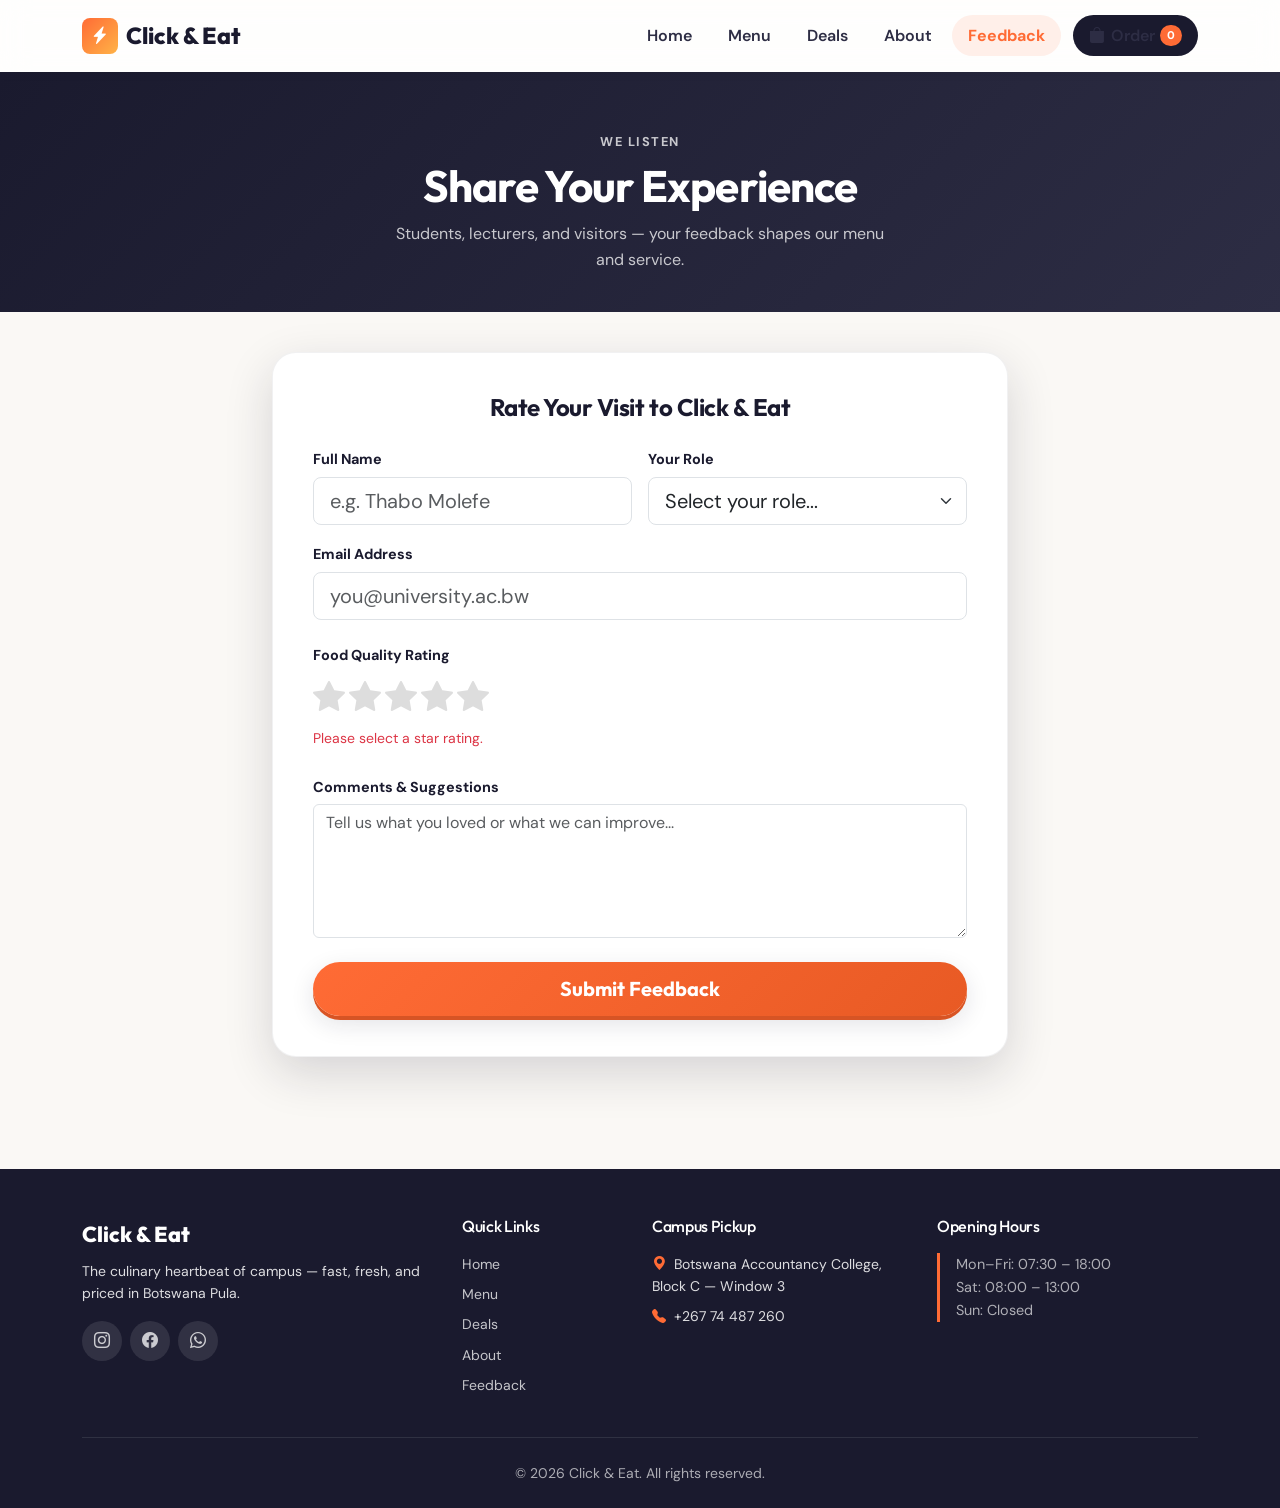
<file: feedback.html>
<!DOCTYPE html>
<html lang="en">
<head>
  <meta charset="UTF-8">
  <meta name="viewport" content="width=device-width, initial-scale=1.0">
  <meta name="description" content="Share your Click & Eat experience — feedback form for students, lecturers, and campus visitors.">
  <title>Click & Eat | Feedback</title>
  <link rel="preconnect" href="https://fonts.googleapis.com">
  <link rel="preconnect" href="https://fonts.gstatic.com" crossorigin>
  <link href="https://fonts.googleapis.com/css2?family=DM+Sans:ital,opsz,wght@0,9..40,400;0,9..40,600;0,9..40,700&family=Outfit:wght@600;700;800&display=swap" rel="stylesheet">
  <link href="https://cdn.jsdelivr.net/npm/bootstrap@5.3.3/dist/css/bootstrap.min.css" rel="stylesheet" crossorigin="anonymous">
  <link rel="stylesheet" href="https://cdn.jsdelivr.net/npm/bootstrap-icons@1.11.3/font/bootstrap-icons.min.css">
  <link rel="stylesheet" href="style.css">
</head>
<body>
  <nav class="navbar navbar-expand-lg navbar-light navbar-click-eat sticky-top" aria-label="Main navigation">
    <div class="container">
      <a class="navbar-brand navbar-brand-click" href="index.html">
        <span class="brand-icon" aria-hidden="true"><i class="bi bi-lightning-charge-fill"></i></span>
        Click &amp; Eat
      </a>
      <button class="navbar-toggler" type="button" data-bs-toggle="collapse" data-bs-target="#mainNav" aria-controls="mainNav" aria-expanded="false" aria-label="Toggle navigation">
        <span class="navbar-toggler-icon"></span>
      </button>
      <div class="collapse navbar-collapse" id="mainNav">
        <ul class="navbar-nav ms-auto align-items-lg-center gap-lg-1">
          <li class="nav-item"><a class="nav-link" href="index.html" data-page="index.html">Home</a></li>
          <li class="nav-item"><a class="nav-link" href="menu.html" data-page="menu.html">Menu</a></li>
          <li class="nav-item"><a class="nav-link" href="deals.html" data-page="deals.html">Deals</a></li>
          <li class="nav-item"><a class="nav-link" href="about.html" data-page="about.html">About</a></li>
          <li class="nav-item"><a class="nav-link" href="feedback.html" data-page="feedback.html">Feedback</a></li>
          <li class="nav-item ms-lg-2">
            <a class="nav-link cart-nav-link" href="menu.html" aria-label="View order cart">
              <i class="bi bi-bag-fill" aria-hidden="true"></i>
              <span>Order</span>
              <span class="cart-badge-count" id="navCartBadge">0</span>
            </a>
          </li>
        </ul>
      </div>
    </div>
  </nav>

  <header class="page-header">
    <div class="container text-center">
      <span class="section-label text-white opacity-75">We Listen</span>
      <h1 class="display-font mb-2">Share Your Experience</h1>
      <p class="mb-0 opacity-75 mx-auto header-lead">Students, lecturers, and visitors — your feedback shapes our menu and service.</p>
    </div>
  </header>

  <main class="pb-5">
    <div class="container">
      <div class="row justify-content-center">
        <div class="col-lg-8">
          <div class="feedback-form-card">
            <form id="feedbackForm" class="needs-validation" novalidate aria-labelledby="formTitle">
              <h2 id="formTitle" class="h4 display-font mb-4 text-center">Rate Your Visit to Click &amp; Eat</h2>

              <div class="row g-3 mb-3">
                <div class="col-md-6">
                  <label for="fullName" class="form-label form-label-custom">Full Name</label>
                  <input type="text" class="form-control form-control-lg" id="fullName" name="fullName" placeholder="e.g. Thabo Molefe" required autocomplete="name">
                  <div class="invalid-feedback">Please enter your full name.</div>
                </div>
                <div class="col-md-6">
                  <label for="role" class="form-label form-label-custom">Your Role</label>
                  <select class="form-select form-select-lg" id="role" name="role" required>
                    <option value="">Select your role...</option>
                    <option value="student">Student</option>
                    <option value="lecturer">Lecturer</option>
                    <option value="visitor">Visitor</option>
                  </select>
                  <div class="invalid-feedback">Please select your role.</div>
                </div>
              </div>

              <div class="mb-4">
                <label for="email" class="form-label form-label-custom">Email Address</label>
                <input type="email" class="form-control form-control-lg" id="email" name="email" placeholder="you@university.ac.bw" required autocomplete="email">
                <div class="invalid-feedback">Please enter a valid email address.</div>
              </div>

              <fieldset class="mb-4" id="ratingGroup">
                <legend class="form-label form-label-custom">Food Quality Rating</legend>
                <div class="star-rating" role="group" aria-label="Food quality star rating">
                  <input type="radio" name="foodRating" id="star5" value="5" required>
                  <label for="star5" title="5 stars"><i class="bi bi-star-fill"></i></label>
                  <input type="radio" name="foodRating" id="star4" value="4">
                  <label for="star4" title="4 stars"><i class="bi bi-star-fill"></i></label>
                  <input type="radio" name="foodRating" id="star3" value="3">
                  <label for="star3" title="3 stars"><i class="bi bi-star-fill"></i></label>
                  <input type="radio" name="foodRating" id="star2" value="2">
                  <label for="star2" title="2 stars"><i class="bi bi-star-fill"></i></label>
                  <input type="radio" name="foodRating" id="star1" value="1">
                  <label for="star1" title="1 star"><i class="bi bi-star-fill"></i></label>
                </div>
                <div class="invalid-feedback d-block">Please select a star rating.</div>
              </fieldset>

              <div class="mb-4">
                <label for="comments" class="form-label form-label-custom">Comments &amp; Suggestions</label>
                <textarea class="form-control" id="comments" name="comments" rows="5" placeholder="Tell us what you loved or what we can improve..." required></textarea>
                <div class="invalid-feedback">Please share your comments or suggestions.</div>
              </div>

              <button type="submit" class="btn btn-click-primary btn-lg w-100">Submit Feedback</button>
            </form>
          </div>
        </div>
      </div>
    </div>
  </main>

  <!-- Success Modal -->
  <div class="modal fade modal-success" id="feedbackSuccessModal" tabindex="-1" aria-labelledby="successModalTitle" aria-hidden="true">
    <div class="modal-dialog modal-dialog-centered">
      <div class="modal-content">
        <div class="modal-header">
          <h2 class="modal-title h5" id="successModalTitle">Thank You!</h2>
          <button type="button" class="btn-close btn-close-white" data-bs-dismiss="modal" aria-label="Close"></button>
        </div>
        <div class="modal-body text-center py-4">
          <div class="success-icon"><i class="bi bi-check-lg"></i></div>
          <p class="mb-1">Your feedback has been received, <strong id="modalUserName">friend</strong>!</p>
          <p class="text-muted small mb-0">We read every response and use it to improve Click &amp; Eat for the whole campus community.</p>
        </div>
        <div class="modal-footer border-0 justify-content-center pb-4">
          <button type="button" class="btn btn-click-primary" data-bs-dismiss="modal">Close</button>
        </div>
      </div>
    </div>
  </div>

  <footer class="site-footer" role="contentinfo">
    <div class="container">
      <div class="row g-4">
        <div class="col-lg-4">
          <p class="footer-brand mb-2">Click &amp; Eat</p>
          <p class="small mb-3">The culinary heartbeat of campus — fast, fresh, and priced in Botswana Pula.</p>
          <div class="d-flex gap-2">
            <a href="#" class="social-link" aria-label="Instagram"><i class="bi bi-instagram"></i></a>
            <a href="#" class="social-link" aria-label="Facebook"><i class="bi bi-facebook"></i></a>
            <a href="#" class="social-link" aria-label="WhatsApp"><i class="bi bi-whatsapp"></i></a>
          </div>
        </div>
        <div class="col-6 col-lg-2">
          <h4 class="h6 text-white mb-3">Quick Links</h4>
          <ul class="list-unstyled small">
            <li class="mb-2"><a href="index.html">Home</a></li>
            <li class="mb-2"><a href="menu.html">Menu</a></li>
            <li class="mb-2"><a href="deals.html">Deals</a></li>
            <li class="mb-2"><a href="about.html">About</a></li>
            <li><a href="feedback.html">Feedback</a></li>
          </ul>
        </div>
        <div class="col-6 col-lg-3">
          <h4 class="h6 text-white mb-3">Campus Pickup</h4>
          <p class="small mb-0"><i class="bi bi-geo-alt-fill me-1 text-accent"></i> Botswana Accountancy College, Block C — Window 3</p>
          <p class="small mt-2"><i class="bi bi-telephone-fill me-1 text-accent"></i> +267 74 487 260</p>
        </div>
        <div class="col-lg-3">
          <h4 class="h6 text-white mb-3">Opening Hours</h4>
          <p class="footer-hours mb-0">Mon–Fri: 07:30 – 18:00<br>Sat: 08:00 – 13:00<br>Sun: Closed</p>
        </div>
      </div>
      <hr class="border-secondary my-4 opacity-25">
      <p class="small text-center mb-0 opacity-75">&copy; 2026 Click &amp; Eat. All rights reserved.</p>
    </div>
  </footer>

  <script src="https://cdn.jsdelivr.net/npm/bootstrap@5.3.3/dist/js/bootstrap.bundle.min.js" crossorigin="anonymous"></script>
  <script src="script.js"></script>
</body>
</html>
</file>
<file: style.css>
/* ==========================================================================
   Click & Eat — Custom Stylesheet
   Campus restaurant menu · Botswana Pula (BWP)
   ========================================================================== */

/* --------------------------------------------------------------------------
   CSS Custom Properties
   -------------------------------------------------------------------------- */
:root {
  --color-charcoal: #1a1a2e;
  --color-charcoal-soft: #2d2d44;
  --color-accent: #ff6b35;
  --color-accent-dark: #e85a24;
  --color-amber: #ffb347;
  --color-cream: #faf8f5;
  --color-white: #ffffff;
  --color-muted: #6c757d;
  --color-success: #2a9d8f;
  --color-danger: #e63946;

  --font-display: "Outfit", "Segoe UI", system-ui, sans-serif;
  --font-body: "DM Sans", "Segoe UI", system-ui, sans-serif;

  --shadow-sm: 0 2px 8px rgba(26, 26, 46, 0.08);
  --shadow-md: 0 8px 24px rgba(26, 26, 46, 0.12);
  --shadow-lg: 0 16px 48px rgba(26, 26, 46, 0.16);
  --shadow-glow: 0 4px 20px rgba(255, 107, 53, 0.35);

  --radius-sm: 0.5rem;
  --radius-md: 1rem;
  --radius-lg: 1.5rem;
  --radius-pill: 50rem;

  --transition-fast: 0.2s ease;
  --transition-smooth: 0.35s cubic-bezier(0.4, 0, 0.2, 1);

  --navbar-height: 72px;
  --glass-bg: rgba(255, 255, 255, 0.82);
  --glass-border: rgba(255, 255, 255, 0.4);
}

/* --------------------------------------------------------------------------
   Base & Typography
   -------------------------------------------------------------------------- */
*,
*::before,
*::after {
  box-sizing: border-box;
}

html {
  scroll-behavior: smooth;
}

body {
  font-family: var(--font-body);
  color: var(--color-charcoal);
  background-color: var(--color-cream);
  line-height: 1.6;
  overflow-x: hidden;
}

h1,
h2,
h3,
h4,
h5,
h6,
.display-font {
  font-family: var(--font-display);
  font-weight: 700;
  letter-spacing: -0.02em;
}

a {
  color: var(--color-accent);
  text-decoration: none;
  transition: color var(--transition-fast);
}

a:hover {
  color: var(--color-accent-dark);
}

img {
  max-width: 100%;
  height: auto;
  display: block;
}

/* Offset for sticky navbar anchor links */
section[id] {
  scroll-margin-top: calc(var(--navbar-height) + 1rem);
}

/* --------------------------------------------------------------------------
   Navbar — Sticky, translucent, blur
   -------------------------------------------------------------------------- */
.navbar-click-eat {
  background: var(--glass-bg);
  backdrop-filter: blur(14px);
  -webkit-backdrop-filter: blur(14px);
  border-bottom: 1px solid var(--glass-border);
  box-shadow: var(--shadow-sm);
  padding: 0.65rem 0;
  min-height: var(--navbar-height);
  transition: box-shadow var(--transition-smooth);
}

/* Visible hamburger + solid mobile menu panel */
.navbar-click-eat .navbar-toggler {
  border: 1px solid rgba(26, 26, 46, 0.15);
  padding: 0.4rem 0.55rem;
}

.navbar-click-eat .navbar-toggler:focus {
  box-shadow: 0 0 0 0.2rem rgba(255, 107, 53, 0.25);
}

@media (max-width: 991.98px) {
  .navbar-click-eat .navbar-collapse {
    background: var(--color-white);
    border-radius: var(--radius-md);
    padding: 0.75rem 1rem 1rem;
    margin-top: 0.5rem;
    box-shadow: var(--shadow-md);
    border: 1px solid rgba(26, 26, 46, 0.08);
  }

  .navbar-click-eat .navbar-nav {
    gap: 0.15rem;
  }

  .cart-nav-link {
    margin-top: 0.35rem;
    justify-content: center;
  }
}

.navbar-click-eat.scrolled {
  box-shadow: var(--shadow-md);
}

.navbar-brand-click {
  font-family: var(--font-display);
  font-weight: 800;
  font-size: 1.45rem;
  color: var(--color-charcoal) !important;
  display: flex;
  align-items: center;
  gap: 0.5rem;
}

.navbar-brand-click .brand-icon {
  width: 36px;
  height: 36px;
  background: linear-gradient(135deg, var(--color-accent), var(--color-amber));
  border-radius: var(--radius-sm);
  display: flex;
  align-items: center;
  justify-content: center;
  color: var(--color-white);
  font-size: 1.1rem;
}

.navbar-click-eat .nav-link {
  font-weight: 600;
  color: var(--color-charcoal-soft) !important;
  padding: 0.5rem 1rem !important;
  border-radius: var(--radius-pill);
  transition: all var(--transition-fast);
}

.navbar-click-eat .nav-link:not(.cart-nav-link):hover,
.navbar-click-eat .nav-link:not(.cart-nav-link).active {
  color: var(--color-accent) !important;
  background: rgba(255, 107, 53, 0.1);
}

.navbar-click-eat .nav-link:not(.cart-nav-link).active {
  font-weight: 700;
}

.navbar-click-eat .cart-nav-link:hover,
.navbar-click-eat .cart-nav-link:focus {
  color: var(--color-white) !important;
  background: var(--color-charcoal) !important;
}

/* Cart badge in navbar */
.cart-nav-link {
  position: relative;
  display: flex;
  align-items: center;
  gap: 0.35rem;
  padding: 0.45rem 1rem !important;
  background: var(--color-charcoal);
  color: var(--color-white) !important;
  border-radius: var(--radius-pill);
  font-weight: 600;
  transition: transform var(--transition-fast), box-shadow var(--transition-fast);
}

.cart-nav-link:hover {
  color: var(--color-white) !important;
  transform: translateY(-2px);
  box-shadow: var(--shadow-glow);
}

.cart-badge-count {
  background: var(--color-accent);
  color: var(--color-white);
  font-size: 0.7rem;
  font-weight: 800;
  min-width: 1.35rem;
  height: 1.35rem;
  border-radius: var(--radius-pill);
  display: inline-flex;
  align-items: center;
  justify-content: center;
  padding: 0 0.25rem;
  transition: transform 0.25s ease;
}

.cart-badge-count.bump {
  transform: scale(1.35);
}

/* --------------------------------------------------------------------------
   Buttons
   -------------------------------------------------------------------------- */
.btn-click-primary {
  background: linear-gradient(135deg, var(--color-accent), var(--color-accent-dark));
  color: var(--color-white);
  font-family: var(--font-display);
  font-weight: 700;
  padding: 0.75rem 1.75rem;
  border: none;
  border-radius: var(--radius-pill);
  box-shadow: var(--shadow-md), 0 4px 0 var(--color-accent-dark);
  transition: transform var(--transition-fast), box-shadow var(--transition-fast);
}

.btn-click-primary:hover {
  color: var(--color-white);
  transform: translateY(-2px);
  box-shadow: var(--shadow-lg), var(--shadow-glow);
}

.btn-click-primary:active {
  transform: translateY(1px);
  box-shadow: var(--shadow-sm);
}

.btn-click-outline {
  background: transparent;
  color: var(--color-charcoal);
  font-weight: 700;
  padding: 0.75rem 1.75rem;
  border: 2px solid var(--color-charcoal);
  border-radius: var(--radius-pill);
  transition: all var(--transition-fast);
}

.btn-click-outline:hover {
  background: var(--color-charcoal);
  color: var(--color-white);
  transform: translateY(-2px);
  box-shadow: var(--shadow-md);
}

/* --------------------------------------------------------------------------
   Hero Section
   -------------------------------------------------------------------------- */
.hero-section {
  min-height: calc(100vh - var(--navbar-height));
  display: flex;
  align-items: center;
  padding: 3rem 0;
  background: linear-gradient(160deg, var(--color-cream) 0%, #fff5ee 50%, var(--color-cream) 100%);
  position: relative;
  overflow: hidden;
}

.hero-section::before {
  content: "";
  position: absolute;
  top: -20%;
  right: -10%;
  width: 55%;
  height: 80%;
  background: radial-gradient(circle, rgba(255, 107, 53, 0.12) 0%, transparent 70%);
  pointer-events: none;
}

.hero-headline {
  font-size: clamp(2rem, 5vw, 3.25rem);
  line-height: 1.15;
  color: var(--color-charcoal);
}

.hero-headline .highlight {
  color: var(--color-accent);
  position: relative;
}

.hero-subtext {
  font-size: 1.15rem;
  color: var(--color-muted);
  max-width: 32rem;
}

.hero-image-wrap {
  position: relative;
  border-radius: var(--radius-lg);
  overflow: hidden;
  box-shadow: var(--shadow-lg);
}

.hero-image-wrap img {
  width: 100%;
  aspect-ratio: 4 / 3;
  object-fit: cover;
  transition: transform 0.6s ease;
}

.hero-image-wrap:hover img {
  transform: scale(1.04);
}

.hero-badge-float {
  position: absolute;
  bottom: 1.25rem;
  left: 1.25rem;
  background: var(--glass-bg);
  backdrop-filter: blur(10px);
  padding: 0.65rem 1.1rem;
  border-radius: var(--radius-pill);
  font-weight: 700;
  font-size: 0.9rem;
  box-shadow: var(--shadow-md);
  border: 1px solid var(--glass-border);
}

/* --------------------------------------------------------------------------
   Feature Cards (Home)
   -------------------------------------------------------------------------- */
.feature-card {
  background: var(--color-white);
  border-radius: var(--radius-lg);
  padding: 2rem 1.5rem;
  height: 100%;
  border: 1px solid rgba(26, 26, 46, 0.06);
  box-shadow: var(--shadow-sm);
  transition: transform var(--transition-smooth), box-shadow var(--transition-smooth);
}

.feature-card:hover {
  transform: translateY(-6px);
  box-shadow: var(--shadow-lg);
}

.feature-icon {
  width: 56px;
  height: 56px;
  border-radius: var(--radius-md);
  background: linear-gradient(135deg, rgba(255, 107, 53, 0.15), rgba(255, 179, 71, 0.2));
  display: flex;
  align-items: center;
  justify-content: center;
  font-size: 1.5rem;
  color: var(--color-accent);
  margin-bottom: 1rem;
}

/* --------------------------------------------------------------------------
   Section Headers
   -------------------------------------------------------------------------- */
.section-label {
  display: inline-block;
  font-size: 0.8rem;
  font-weight: 700;
  text-transform: uppercase;
  letter-spacing: 0.12em;
  color: var(--color-accent);
  margin-bottom: 0.5rem;
}

.section-title {
  font-size: clamp(1.75rem, 3vw, 2.35rem);
  margin-bottom: 0.75rem;
}

/* --------------------------------------------------------------------------
   Menu Filter Bar
   -------------------------------------------------------------------------- */
.menu-filter-bar {
  background: var(--color-white);
  border-radius: var(--radius-pill);
  padding: 0.5rem;
  box-shadow: var(--shadow-sm);
  display: flex;
  flex-wrap: wrap;
  gap: 0.35rem;
  justify-content: center;
  margin-bottom: 2.5rem;
}

.filter-btn {
  font-family: var(--font-display);
  font-weight: 600;
  font-size: 0.9rem;
  padding: 0.55rem 1.25rem;
  border: none;
  background: transparent;
  color: var(--color-charcoal-soft);
  border-radius: var(--radius-pill);
  cursor: pointer;
  transition: all var(--transition-fast);
}

.filter-btn:hover {
  background: rgba(255, 107, 53, 0.08);
  color: var(--color-accent);
}

.filter-btn.active {
  background: linear-gradient(135deg, var(--color-accent), var(--color-accent-dark));
  color: var(--color-white);
  box-shadow: var(--shadow-glow);
}

/* --------------------------------------------------------------------------
   Food Cards
   -------------------------------------------------------------------------- */
.food-card {
  background: var(--color-white);
  border-radius: var(--radius-lg);
  overflow: hidden;
  border: 1px solid rgba(26, 26, 46, 0.06);
  box-shadow: var(--shadow-sm);
  height: 100%;
  display: flex;
  flex-direction: column;
  transition: transform var(--transition-smooth), box-shadow var(--transition-smooth);
}

.food-card:hover {
  transform: translateY(-4px);
  box-shadow: var(--shadow-lg);
}

.food-card-image-wrap {
  position: relative;
  overflow: hidden;
  aspect-ratio: 16 / 11;
}

.food-card-image-wrap img {
  width: 100%;
  height: 100%;
  object-fit: cover;
  transition: transform 0.5s ease, filter 0.5s ease;
}

.food-card:hover .food-card-image-wrap img {
  transform: scale(1.08);
  filter: brightness(1.05);
}

.food-card-body {
  padding: 1.25rem;
  flex: 1;
  display: flex;
  flex-direction: column;
}

.food-card-title {
  font-size: 1.1rem;
  margin-bottom: 0.35rem;
}

.food-card-desc {
  font-size: 0.875rem;
  color: var(--color-muted);
  flex: 1;
  margin-bottom: 1rem;
}

.food-card-footer {
  display: flex;
  align-items: center;
  justify-content: space-between;
  gap: 0.75rem;
  flex-wrap: wrap;
}

.price-tag {
  font-family: var(--font-display);
  font-weight: 800;
  font-size: 1.25rem;
  color: var(--color-accent);
}

.btn-add-order {
  font-family: var(--font-display);
  font-size: 0.85rem;
  font-weight: 700;
  padding: 0.5rem 1.1rem;
  border-radius: var(--radius-pill);
  background: var(--color-charcoal);
  color: var(--color-white) !important;
  border: none;
  box-shadow: 0 4px 12px rgba(26, 26, 46, 0.25);
  transition: transform var(--transition-fast), box-shadow var(--transition-fast), background var(--transition-fast);
  white-space: nowrap;
  cursor: pointer;
  display: inline-block;
  text-align: center;
  line-height: 1.4;
}

.btn-add-order:hover,
.btn-add-order:focus {
  background: var(--color-accent);
  color: var(--color-white) !important;
  transform: translateY(-2px);
  box-shadow: var(--shadow-glow);
}

.btn-menu-link {
  font-family: var(--font-display);
  font-size: 0.85rem;
  font-weight: 700;
  padding: 0.5rem 1.1rem;
  border-radius: var(--radius-pill);
  background: var(--color-charcoal);
  color: var(--color-white) !important;
  border: none;
  box-shadow: 0 4px 12px rgba(26, 26, 46, 0.25);
  transition: transform var(--transition-fast), box-shadow var(--transition-fast), background var(--transition-fast);
  white-space: nowrap;
  text-decoration: none;
  display: inline-block;
}

.btn-menu-link:hover,
.btn-menu-link:focus {
  background: var(--color-accent);
  color: var(--color-white) !important;
  transform: translateY(-2px);
  box-shadow: var(--shadow-glow);
}

/* Category pills on cards */
.badge-category {
  position: absolute;
  top: 0.75rem;
  left: 0.75rem;
  background: var(--glass-bg);
  backdrop-filter: blur(8px);
  color: var(--color-charcoal);
  font-size: 0.7rem;
  font-weight: 700;
  text-transform: uppercase;
  letter-spacing: 0.05em;
  padding: 0.35rem 0.75rem;
  border-radius: var(--radius-pill);
  border: 1px solid var(--glass-border);
}

/* Menu item fade animation */
.menu-item-col {
  transition: opacity 0.35s ease, transform 0.35s ease;
}

.menu-item-col.hidden-filter {
  display: none;
}

.menu-item-col.fade-in {
  animation: fadeSlideIn 0.4s ease forwards;
}

@keyframes fadeSlideIn {
  from {
    opacity: 0;
    transform: translateY(12px);
  }
  to {
    opacity: 1;
    transform: translateY(0);
  }
}

/* Sub-section headings within menu */
.menu-subsection-title {
  font-size: 1.35rem;
  margin: 2rem 0 1.25rem;
  padding-bottom: 0.5rem;
  border-bottom: 3px solid var(--color-accent);
  display: inline-block;
}

/* --------------------------------------------------------------------------
   Deals Page
   -------------------------------------------------------------------------- */
.deal-banner {
  background: linear-gradient(135deg, var(--color-charcoal) 0%, var(--color-charcoal-soft) 100%);
  color: var(--color-white);
  border-radius: var(--radius-lg);
  padding: 2.5rem;
  position: relative;
  overflow: hidden;
  margin-bottom: 2rem;
}

.deal-banner::after {
  content: "";
  position: absolute;
  top: 0;
  right: 0;
  width: 40%;
  height: 100%;
  background: radial-gradient(circle at top right, rgba(255, 107, 53, 0.35), transparent 65%);
  pointer-events: none;
}

.deal-card {
  background: var(--color-white);
  border-radius: var(--radius-lg);
  overflow: hidden;
  box-shadow: var(--shadow-md);
  height: 100%;
  transition: transform var(--transition-smooth), box-shadow var(--transition-smooth);
  border: 2px solid transparent;
}

.deal-card:hover {
  transform: translateY(-6px);
  box-shadow: var(--shadow-lg);
  border-color: var(--color-accent);
}

.deal-card-image {
  height: 200px;
  overflow: hidden;
}

.deal-card-image img {
  width: 100%;
  height: 100%;
  object-fit: cover;
  transition: transform 0.5s ease;
}

.deal-card:hover .deal-card-image img {
  transform: scale(1.06);
}

.deal-price {
  font-family: var(--font-display);
  font-size: 2rem;
  font-weight: 800;
  color: var(--color-accent);
}

.deal-price-old {
  font-size: 1rem;
  color: var(--color-muted);
  text-decoration: line-through;
  font-weight: 500;
}

.badge-deal {
  background: linear-gradient(135deg, var(--color-accent), var(--color-amber));
  color: var(--color-white);
  font-weight: 700;
  padding: 0.4rem 0.9rem;
  border-radius: var(--radius-pill);
  font-size: 0.75rem;
  text-transform: uppercase;
  letter-spacing: 0.06em;
}

.countdown-style {
  font-family: var(--font-display);
  font-variant-numeric: tabular-nums;
  background: rgba(255, 255, 255, 0.12);
  padding: 0.5rem 1rem;
  border-radius: var(--radius-sm);
  display: inline-block;
  margin-top: 0.75rem;
  font-size: 0.9rem;
}

.student-callout {
  background: linear-gradient(135deg, rgba(42, 157, 143, 0.12), rgba(42, 157, 143, 0.05));
  border: 2px dashed var(--color-success);
  border-radius: var(--radius-lg);
  padding: 2rem;
  text-align: center;
}

/* --------------------------------------------------------------------------
   About Page
   -------------------------------------------------------------------------- */
.about-story-block {
  background: var(--color-white);
  border-radius: var(--radius-lg);
  padding: 2.5rem;
  box-shadow: var(--shadow-sm);
}

.about-image-grid .grid-item {
  border-radius: var(--radius-md);
  overflow: hidden;
  box-shadow: var(--shadow-md);
  aspect-ratio: 1;
}

.about-image-grid .grid-item img {
  width: 100%;
  height: 100%;
  object-fit: cover;
  transition: transform 0.5s ease;
}

.about-image-grid .grid-item:hover img {
  transform: scale(1.06);
}

.map-placeholder {
  background: var(--color-charcoal-soft);
  border-radius: var(--radius-lg);
  min-height: 280px;
  display: flex;
  align-items: center;
  justify-content: center;
  color: var(--color-white);
  text-align: center;
  padding: 2rem;
  position: relative;
  overflow: hidden;
}

.map-placeholder::before {
  content: "";
  position: absolute;
  inset: 0;
  background: url("https://images.unsplash.com/photo-1524661135-423995f22d0b?w=800&q=60") center/cover;
  opacity: 0.35;
}

.map-placeholder-content {
  position: relative;
  z-index: 1;
}

.hours-card {
  background: var(--glass-bg);
  backdrop-filter: blur(10px);
  -webkit-backdrop-filter: blur(10px);
  border: 1px solid var(--glass-border);
  border-radius: var(--radius-lg);
  padding: 1.5rem;
}

.hours-list li {
  display: flex;
  justify-content: space-between;
  padding: 0.5rem 0;
  border-bottom: 1px solid rgba(26, 26, 46, 0.08);
}

.hours-list li:last-child {
  border-bottom: none;
}

/* --------------------------------------------------------------------------
   Feedback Form
   -------------------------------------------------------------------------- */
.feedback-form-card {
  background: var(--color-white);
  border-radius: var(--radius-lg);
  padding: 2.5rem;
  box-shadow: var(--shadow-lg);
  border: 1px solid rgba(26, 26, 46, 0.06);
}

.form-label-custom {
  font-weight: 700;
  font-size: 0.9rem;
  color: var(--color-charcoal);
  margin-bottom: 0.35rem;
}

.form-control:focus,
.form-select:focus {
  border-color: var(--color-accent);
  box-shadow: 0 0 0 0.2rem rgba(255, 107, 53, 0.2);
}

/* Star rating */
.star-rating {
  display: flex;
  flex-direction: row-reverse;
  justify-content: flex-end;
  gap: 0.25rem;
}

.star-rating input {
  display: none;
}

.star-rating label {
  font-size: 2rem;
  color: #ddd;
  cursor: pointer;
  transition: color var(--transition-fast), transform var(--transition-fast);
}

.star-rating label:hover,
.star-rating label:hover ~ label,
.star-rating input:checked ~ label {
  color: var(--color-amber);
}

.star-rating label:hover {
  transform: scale(1.1);
}

/* --------------------------------------------------------------------------
   Footer
   -------------------------------------------------------------------------- */
.site-footer {
  background: var(--color-charcoal);
  color: rgba(255, 255, 255, 0.85);
  padding: 3rem 0 1.5rem;
  margin-top: 4rem;
}

.site-footer a {
  color: rgba(255, 255, 255, 0.75);
  transition: color var(--transition-fast);
}

.site-footer a:hover {
  color: var(--color-accent);
}

.footer-brand {
  font-family: var(--font-display);
  font-weight: 800;
  font-size: 1.35rem;
  color: var(--color-white);
}

.footer-hours {
  font-size: 0.9rem;
  color: rgba(255, 255, 255, 0.65);
  border-left: 3px solid var(--color-accent);
  padding-left: 1rem;
  margin-top: 0.5rem;
}

.social-link {
  width: 40px;
  height: 40px;
  border-radius: var(--radius-pill);
  background: rgba(255, 255, 255, 0.1);
  display: inline-flex;
  align-items: center;
  justify-content: center;
  transition: background var(--transition-fast), transform var(--transition-fast);
}

.social-link:hover {
  background: var(--color-accent);
  transform: translateY(-2px);
  color: var(--color-white) !important;
}

/* --------------------------------------------------------------------------
   Page Headers (inner pages)
   -------------------------------------------------------------------------- */
.page-header {
  background: linear-gradient(135deg, var(--color-charcoal) 0%, var(--color-charcoal-soft) 100%);
  color: var(--color-white);
  padding: 3.5rem 0 2.5rem;
  margin-bottom: 2.5rem;
}

.page-header h1 {
  font-size: clamp(1.85rem, 4vw, 2.75rem);
}

.page-header .section-label {
  color: rgba(255, 255, 255, 0.85);
}

.page-header .header-lead {
  margin-left: auto;
  margin-right: auto;
}

/* --------------------------------------------------------------------------
   Toast customization
   -------------------------------------------------------------------------- */
.toast-click-eat {
  border-radius: var(--radius-md);
  border-left: 4px solid var(--color-accent);
  box-shadow: var(--shadow-lg);
}

/* --------------------------------------------------------------------------
   Success modal
   -------------------------------------------------------------------------- */
.modal-success .modal-content {
  border-radius: var(--radius-lg);
  border: none;
  overflow: hidden;
}

.modal-success .modal-header {
  background: linear-gradient(135deg, var(--color-success), #238b7e);
  color: var(--color-white);
  border: none;
}

.modal-success .success-icon {
  width: 72px;
  height: 72px;
  background: rgba(42, 157, 143, 0.15);
  border-radius: 50%;
  display: flex;
  align-items: center;
  justify-content: center;
  font-size: 2.5rem;
  color: var(--color-success);
  margin: 0 auto 1rem;
}

/* --------------------------------------------------------------------------
   Utilities
   -------------------------------------------------------------------------- */
.text-accent {
  color: var(--color-accent) !important;
}

.bg-cream {
  background-color: var(--color-cream);
}

.lead-narrow {
  max-width: 36rem;
}

.header-lead {
  max-width: 32rem;
}

.is-invalid-group .star-rating label {
  outline: 2px dashed var(--color-danger);
  outline-offset: 4px;
  border-radius: 4px;
}

#ratingGroup .invalid-feedback {
  display: none;
}

#ratingGroup.is-invalid-group .invalid-feedback {
  display: block;
}

.deal-card-side-image {
  min-width: 200px;
}

@media (min-width: 768px) {
  .deal-card-horizontal .deal-card-image {
    width: 200px;
    flex-shrink: 0;
  }

  .deal-card-horizontal .deal-card-image img {
    height: 100%;
    min-height: 180px;
  }
}

.glass-panel {
  background: var(--glass-bg);
  backdrop-filter: blur(12px);
  border: 1px solid var(--glass-border);
  border-radius: var(--radius-lg);
}

/* Responsive tweaks */
@media (max-width: 991.98px) {
  .hero-section {
    min-height: auto;
    padding: 2rem 0;
  }

  .hero-image-wrap {
    margin-top: 2rem;
  }
}

@media (max-width: 767.98px) {
  .deal-card-horizontal .deal-card-image {
    height: 180px;
    min-width: 100%;
  }

  .deal-card-horizontal .deal-card-image img {
    min-height: 180px;
  }
}

@media (max-width: 575.98px) {
  .menu-filter-bar {
    border-radius: var(--radius-md);
  }

  .filter-btn {
    font-size: 0.8rem;
    padding: 0.45rem 0.9rem;
  }

  .deal-banner {
    padding: 1.5rem;
  }

  .feedback-form-card {
    padding: 1.5rem;
  }
}
</file>
